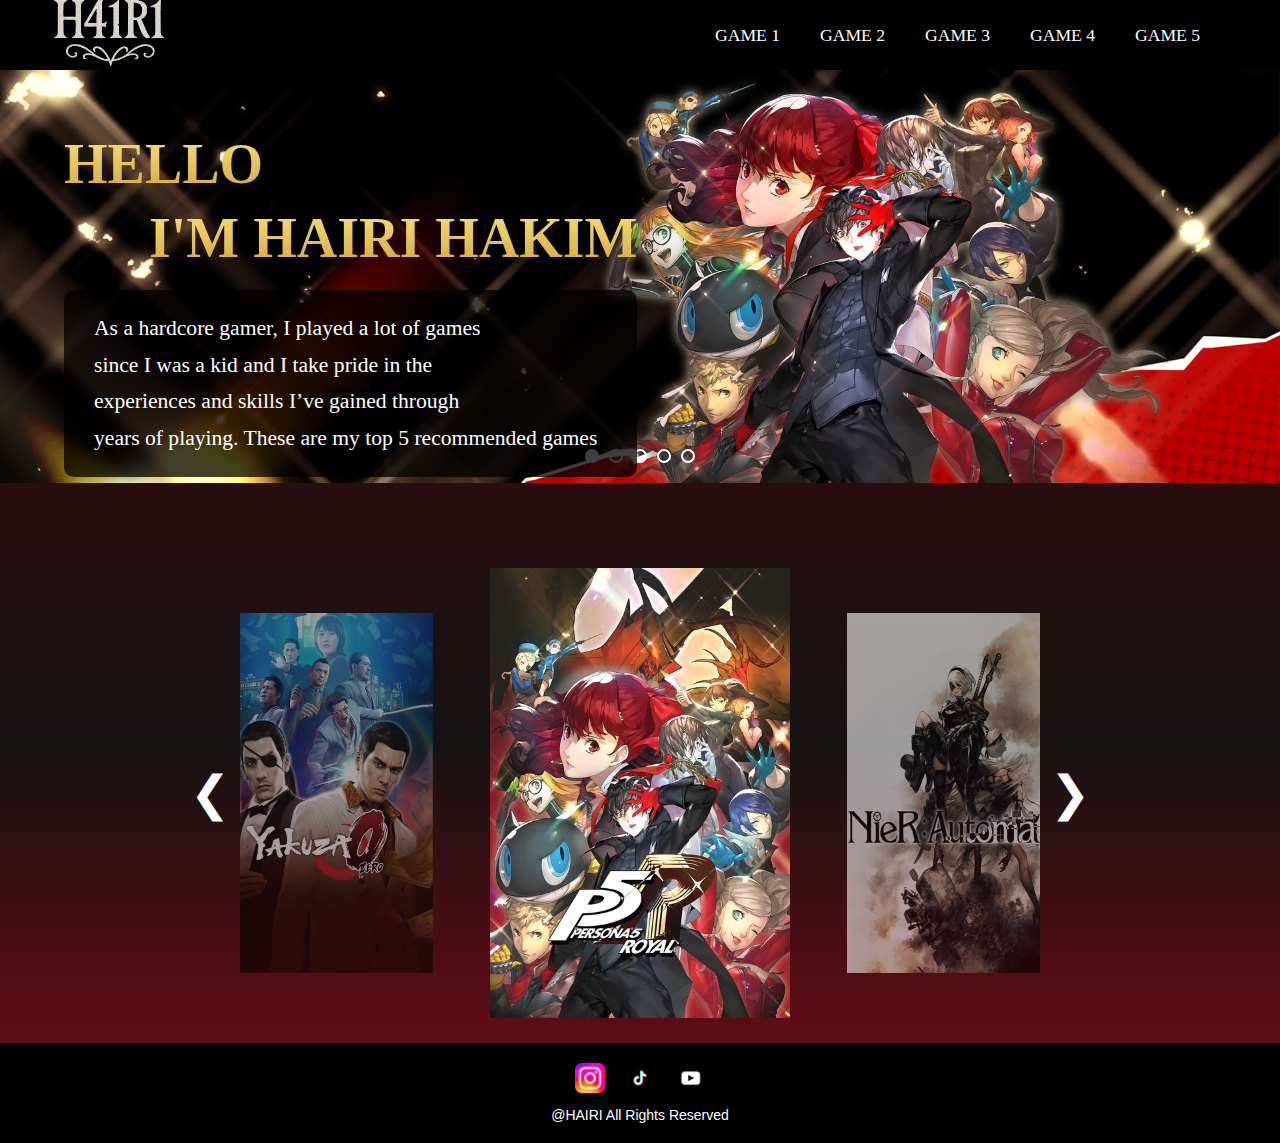
<file: index.html>
<!DOCTYPE html>
<html lang="en">
<head>
  <meta charset="UTF-8" />
  <meta name="viewport" content="width=device-width, initial-scale=1.0" />
  <title>Home</title>
  <link rel="stylesheet" href="css/styles.css"/>
</head>
<body id="homepage">

  <!-- Header -->
  <div id="Header">
    <div class="logo">
      <a href="index.html">
        <img src="img/logo/Hairi.png" alt="HAIRI Logo" />
      </a>
    </div>
    <div class="nav-links">
      <ul>
        <li><a href="index1.html">GAME 1</a></li>
        <li><a href="index2.html">GAME 2</a></li>
        <li><a href="index3.html">GAME 3</a></li>
        <li><a href="index4.html">GAME 4</a></li>
        <li><a href="index5.html">GAME 5</a></li>
      </ul>
    </div>
  </div>

  <!-- Full-width Slider -->
  <div class="slider">
    <input type="radio" name="slide" id="slide1" checked>
    <input type="radio" name="slide" id="slide2">
    <input type="radio" name="slide" id="slide3">
    <input type="radio" name="slide" id="slide4">
    <input type="radio" name="slide" id="slide5">

    <div class="slides">
      <div class="slide s1"><img src="img/banner/slide1.jpg" alt="Slide 1"></div>
      <div class="slide s2"><img src="img/banner/slide2.jpg" alt="Slide 2"></div>
      <div class="slide s3"><img src="img/banner/slide3.jpg" alt="Slide 3"></div>
      <div class="slide s4"><img src="img/banner/slide4.jpg" alt="Slide 4"></div>
      <div class="slide s5"><img src="img/banner/slide5.jpg" alt="Slide 5"></div>
    </div>

    <div class="navigation-manual">
      <label for="slide1" class="manual-btn"></label>
      <label for="slide2" class="manual-btn"></label>
      <label for="slide3" class="manual-btn"></label>
      <label for="slide4" class="manual-btn"></label>
      <label for="slide5" class="manual-btn"></label>
    </div>

    <!-- Text Overlay -->
    <div class="slider-text">
      <div class="highlight-box">
        <h2>HELLO</h2>
        <h1>I'M HAIRI HAKIM</h1>
      </div>
      
      <div class="text-bg">
        <p>
          As a hardcore gamer, I played a lot of games<br>
          since I was a kid and I take pride in the<br>
          experiences and skills I’ve gained through<br>
          years of playing. <span>These are my top 5 recommended games</span>
        </p>
      </div>    
    </div>
  </div>

  <!-- Poster Carousel (homepage version) -->
<div class="home-carousel-container">
  <button id="home-prevBtn">&#10094;</button>
  <div class="home-carousel">
    <img src="img/poster/poster1.jpg" class="home-carousel-item active" alt="Poster1" />
    <img src="img/poster/poster2.jpg" class="home-carousel-item next" alt="Poster2"/>
    <img src="img/poster/poster3.jpg" class="home-carousel-item" alt="Poster3"/>
    <img src="img/poster/poster4.jpg" class="home-carousel-item" alt="Poster4"/>
    <img src="img/poster/poster5.jpg" class="home-carousel-item prev" alt="Poster5"/>
  </div>
  <button id="home-nextBtn">&#10095;</button>
</div>


  <!-- External JavaScript files -->
  <script src="js/carousel.js" defer></script>
  <script src="js/slider.js" defer></script>
	<script src="js/scripts.js" defer></script>

  <!-- Footer -->
  <footer>
    <div class="social-icons">
      <a href="https://www.instagram.com/riirii.jpeg/"><img src="img/logo/instagram.png" alt="Instagram" /></a>
      <a href="https://www.tiktok.com/@aki0w0_"><img src="img/logo/tiktok.png" alt="Tiktok" /></a>
      <a href="https://www.youtube.com/@aki0w0"><img src="img/logo/youtube.png" alt="YouTube" /></a>
    </div>
    <p>@HAIRI All Rights Reserved</p>
  </footer>

</body>
</html>
</file>
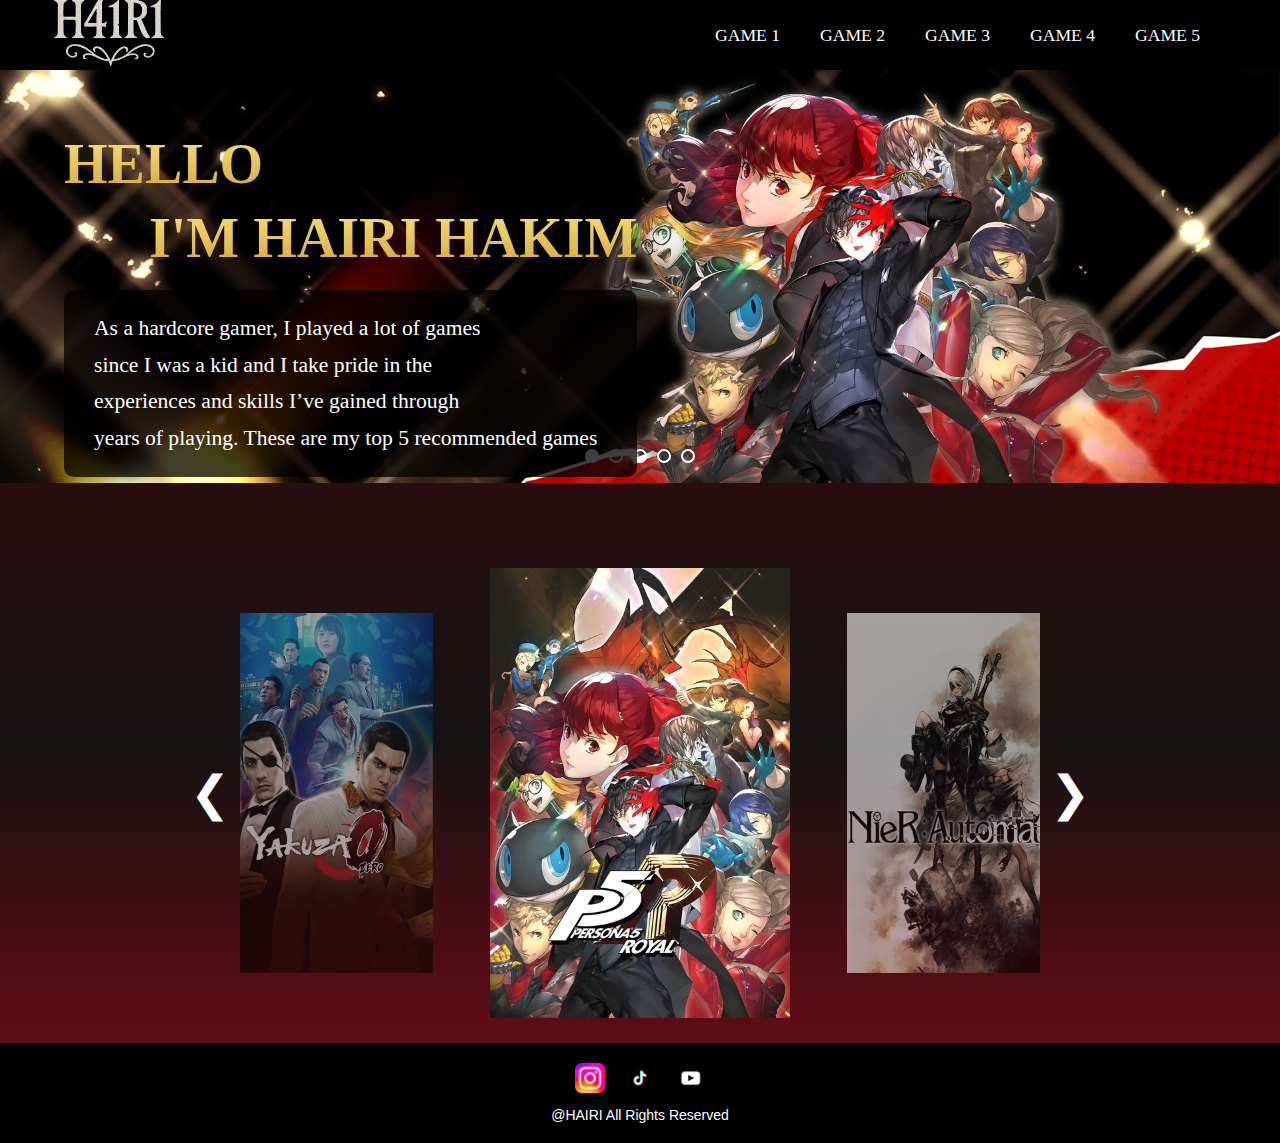
<file: Home.html>
<!DOCTYPE html>
<html lang="en">
<head>
  <meta charset="UTF-8" />
  <meta name="viewport" content="width=device-width, initial-scale=1.0" />
  <title>Home</title>
  <link rel="stylesheet" href="css/styles.css"/>
</head>
<body id="homepage">

  <!-- Header -->
  <div id="Header">
    <div class="logo">
      <a href="home.html">
        <img src="img/logo/Hairi.png" alt="HAIRI Logo" />
      </a>
    </div>
    <div class="nav-links">
      <ul>
        <li><a href="game1.html">GAME 1</a></li>
        <li><a href="game2.html">GAME 2</a></li>
        <li><a href="game3.html">GAME 3</a></li>
        <li><a href="game4.html">GAME 4</a></li>
        <li><a href="game5.html">GAME 5</a></li>
      </ul>
    </div>
  </div>

  <!-- Full-width Slider -->
  <div class="slider">
    <input type="radio" name="slide" id="slide1" checked>
    <input type="radio" name="slide" id="slide2">
    <input type="radio" name="slide" id="slide3">
    <input type="radio" name="slide" id="slide4">
    <input type="radio" name="slide" id="slide5">

    <div class="slides">
      <div class="slide s1"><img src="img/banner/slide1.jpg" alt="Slide 1"></div>
      <div class="slide s2"><img src="img/banner/slide2.jpg" alt="Slide 2"></div>
      <div class="slide s3"><img src="img/banner/slide3.jpg" alt="Slide 3"></div>
      <div class="slide s4"><img src="img/banner/slide4.jpg" alt="Slide 4"></div>
      <div class="slide s5"><img src="img/banner/slide5.jpg" alt="Slide 5"></div>
    </div>

    <div class="navigation-manual">
      <label for="slide1" class="manual-btn"></label>
      <label for="slide2" class="manual-btn"></label>
      <label for="slide3" class="manual-btn"></label>
      <label for="slide4" class="manual-btn"></label>
      <label for="slide5" class="manual-btn"></label>
    </div>

    <!-- Text Overlay -->
    <div class="slider-text">
      <div class="highlight-box">
        <h2>HELLO</h2>
        <h1>I'M HAIRI HAKIM</h1>
      </div>
      
      <div class="text-bg">
        <p>
          As a hardcore gamer, I played a lot of games<br>
          since I was a kid and I take pride in the<br>
          experiences and skills I’ve gained through<br>
          years of playing. <span>These are my top 5 recommended games</span>
        </p>
      </div>    
    </div>
  </div>

  <!-- Poster Carousel (homepage version) -->
<div class="home-carousel-container">
  <button id="home-prevBtn">&#10094;</button>
  <div class="home-carousel">
    <img src="img/poster/poster1.jpg" class="home-carousel-item active" alt="Poster1" />
    <img src="img/poster/poster2.jpg" class="home-carousel-item next" alt="Poster2"/>
    <img src="img/poster/poster3.jpg" class="home-carousel-item" alt="Poster3"/>
    <img src="img/poster/poster4.jpg" class="home-carousel-item" alt="Poster4"/>
    <img src="img/poster/poster5.jpg" class="home-carousel-item prev" alt="Poster5"/>
  </div>
  <button id="home-nextBtn">&#10095;</button>
</div>


  <!-- External JavaScript files -->
  <script src="js/carousel.js" defer></script>
  <script src="js/slider.js" defer></script>
	<script src="js/scripts.js" defer></script>

  <!-- Footer -->
  <footer>
    <div class="social-icons">
      <a href="https://www.instagram.com/riirii.jpeg/"><img src="img/logo/instagram.png" alt="Instagram" /></a>
      <a href="https://www.tiktok.com/@aki0w0_"><img src="img/logo/tiktok.png" alt="Tiktok" /></a>
      <a href="https://www.youtube.com/@aki0w0"><img src="img/logo/youtube.png" alt="YouTube" /></a>
    </div>
    <p>@HAIRI All Rights Reserved</p>
  </footer>

</body>
</html>
</file>
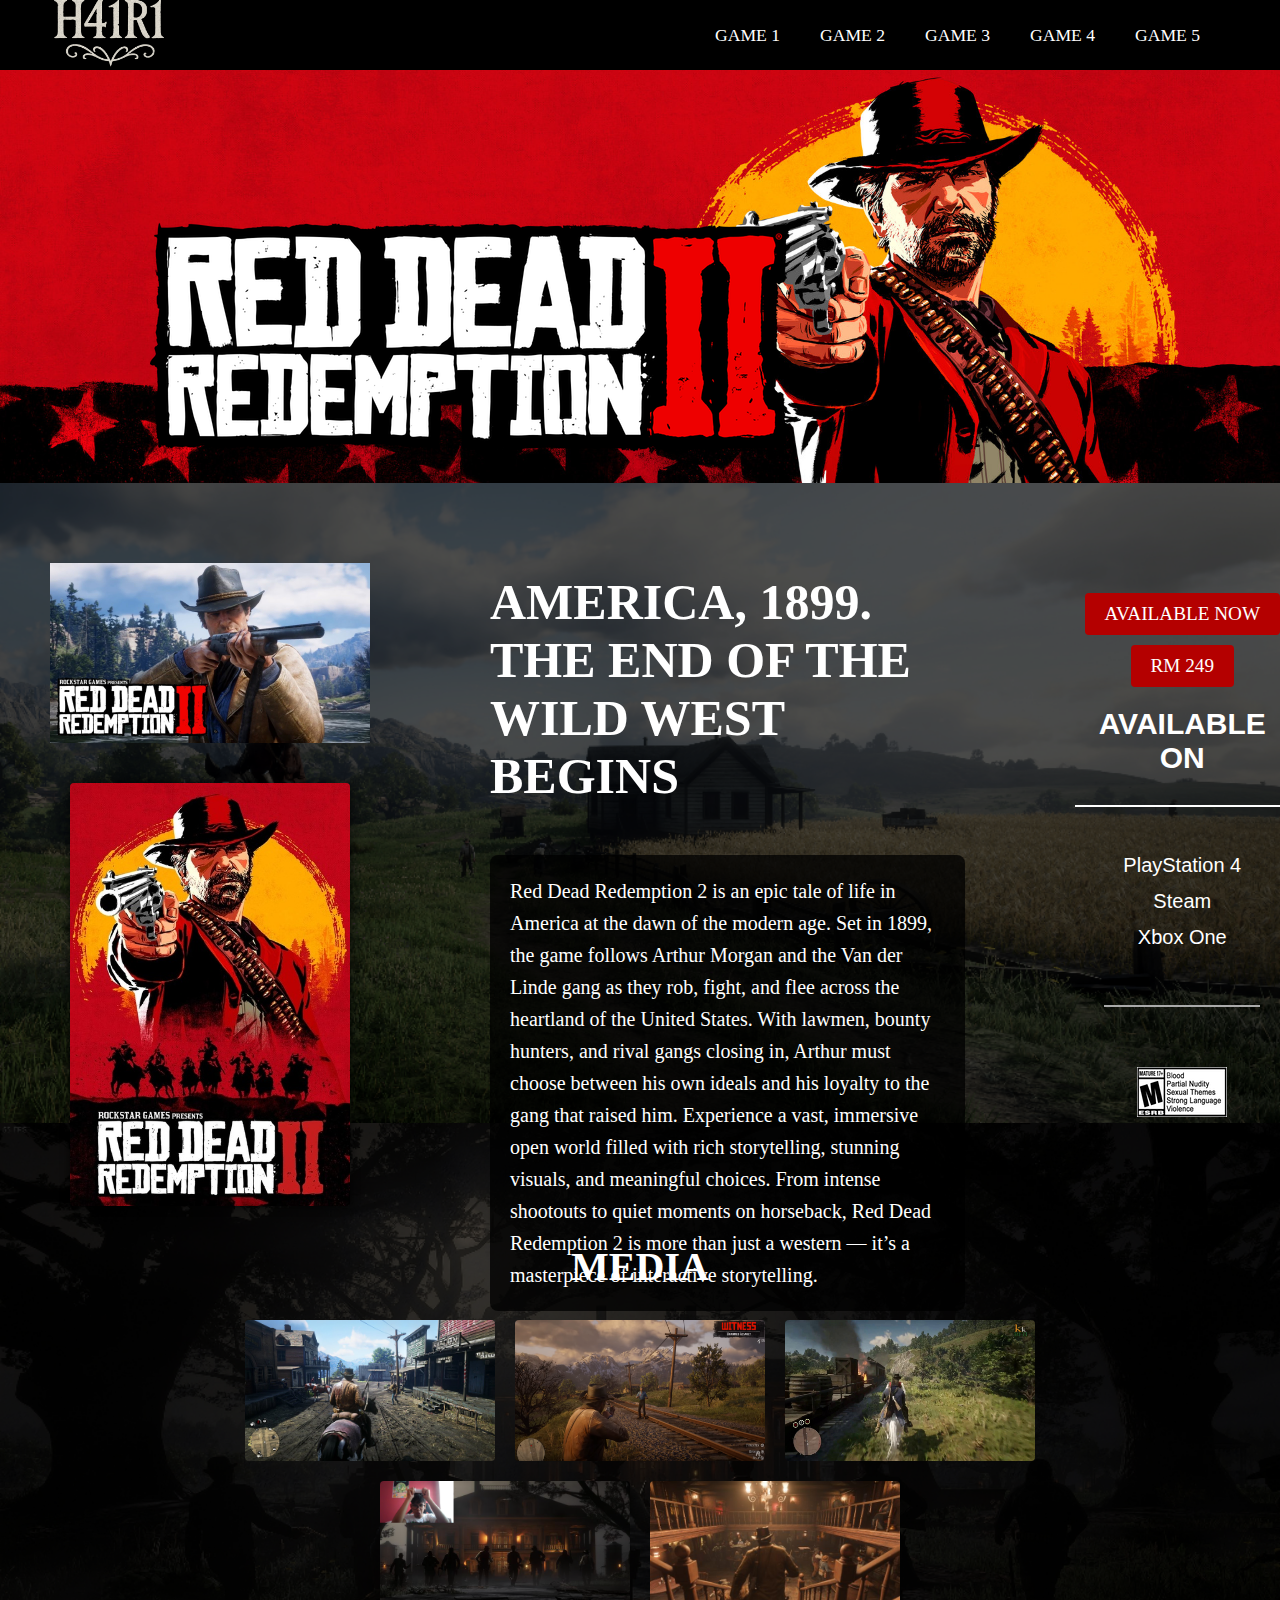
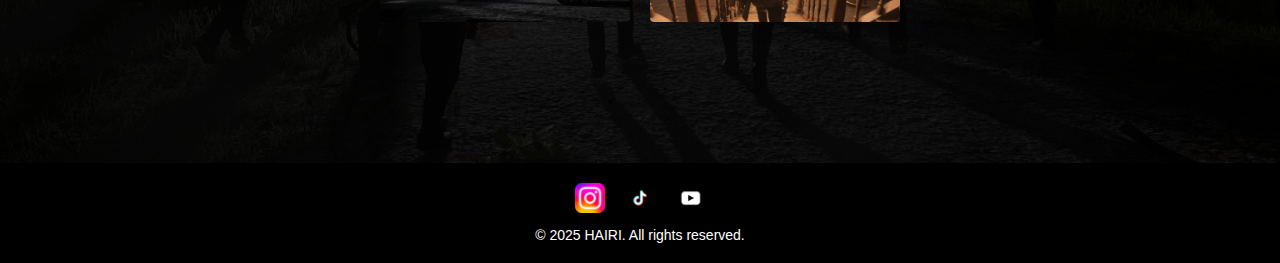
<file: index4.html>
<!DOCTYPE html>
<html lang="en">
<head>
  <meta charset="UTF-8" />
  <meta name="viewport" content="width=device-width, initial-scale=1.0" />
  <title>Game 4 - [TITLE HERE]</title>
  <link rel="stylesheet" href="css/styles.css"/>
</head>
<body id="fourthpage">

  <!-- Header -->
  <div id="Header">
    <div class="logo">
      <a href="index.html">
        <img src="img/logo/Hairi.png" alt="HAIRI Logo" />
      </a>
    </div>
    <div class="nav-links">
      <ul>
        <li><a href="index1.html">GAME 1</a></li>
        <li><a href="index2.html">GAME 2</a></li>
        <li><a href="index3.html">GAME 3</a></li>
        <li><a href="index4.html">GAME 4</a></li>
        <li><a href="index5.html">GAME 5</a></li>
      </ul>
    </div>
  </div>

  <!-- Banner -->
  <div class="g4-banner-container">
    <img src="img/banner/slide4.jpg" alt="Game 4 Banner" class="g4-banner-img">
    <div class="g4-banner-overlay">
      <img src="img/logo/logotitle4.png" alt="Game 4 Logo" class="g4-logo">
    </div>
  </div>

  <!-- Main Game Section -->
  <div class="g4-game-full">
    <img src="img/background/background7.jpg" alt="Background" class="g4-background-img">
    <div class="g4-overlay-layer"></div>

    <div class="g4-overlay-content">
      <!-- LEFT COLUMN -->
      <div class="g4-left-column">
        <div class="g4-video-wrapper">
          <video id="myVideo4" width="320" height="180" poster="img/thumbnails/reddeadredemption2-thumbnail.jpg" controls>
            <source src="reddeadredemption2-trailer.mp4" type="video/mp4" />
            Your browser does not support HTML5 video.
          </video>
        </div>
        <div class="g4-promo-box">
          <img src="img/poster/poster4.jpg" alt="Game 4 Poster" class="g4-promo-img">
        </div>
      </div>

      <!-- MIDDLE COLUMN -->
      <div class="g4-middle-column">
        <h2 class="g4-desc-title">AMERICA, 1899. THE END OF THE WILD WEST BEGINS</h2>
        <p class="g4-desc-text">
          Red Dead Redemption 2 is an epic tale of life in America at the dawn of the modern age. Set in 1899, the game follows Arthur Morgan and the Van der Linde gang as they rob, fight, and flee across the heartland of the United States. With lawmen, bounty hunters, and rival gangs closing in, Arthur must choose between his own ideals and his loyalty to the gang that raised him.

Experience a vast, immersive open world filled with rich storytelling, stunning visuals, and meaningful choices. From intense shootouts to quiet moments on horseback, Red Dead Redemption 2 is more than just a western — it’s a masterpiece of interactive storytelling.
        </p>
      </div>

      <!-- RIGHT COLUMN -->
      <div class="g4-right-column">
        <div class="g4-price-stack">
          <div class="g4-price-tag">AVAILABLE NOW</div>
          <div class="g4-price-tag">RM 249</div>
        </div>

        <h2 class="g4-platform-title">AVAILABLE ON</h2>
        <div class="g4-platform-divider"></div>
        <ul class="g4-platform-list">
          <li>PlayStation 4</li>
          <li>Steam</li>
          <li>Xbox One</li>
        </ul>
        <hr class="g4-divider" />
        <div class="g4-mature-tags">
          <img src="img/logo/pglogo.png" alt="Rating" class="g4-m-rating" />
        </div>
      </div>

    </div>
  </div>

  <!-- Media Section -->
  <div class="g4-extra-section">
    <img src="img/background/background8.jpg" alt="Extra Background" class="g4-background-img">
    <div class="g4-overlay-layer"></div>
    <div class="g4-extra-content">
      <section class="g4-media-gallery">
        <h2 class="g4-media-title">MEDIA</h2>
        <div class="g4-gallery-row">
          <img src="img/media/reddeadredemption2gameplay2.jpg" alt="Media 1" class="g4-lightbox-thumb">
          <img src="img/media/reddeadredemption2gameplay3.jpg" alt="Media 2" class="g4-lightbox-thumb">
          <img src="img/media/reddeadredemption2gameplay4.jpg" alt="Media 3" class="g4-lightbox-thumb">
        </div>
        <div class="g4-gallery-row">
          <img src="img/media/reddeadredemption1.png" alt="Media 4" class="g4-lightbox-thumb">
          <img src="img/media/reddeadredemption2gameplay5.jpg" alt="Media 5" class="g4-lightbox-thumb">
        </div>

        <!-- Lightbox Modal -->
        <div id="g4-lightbox" class="g4-lightbox">
          <span class="g4-close">&times;</span>
          <img class="g4-lightbox-content" alt="lightbox" id="g4-lightbox-img">
        </div>
      </section>
    </div>
  </div>

  <!-- Footer -->
  <footer>
    <div class="social-icons">
      <a href="https://www.instagram.com/riirii.jpeg/"><img src="img/logo/instagram.png" alt="Instagram" /></a>
      <a href="https://www.tiktok.com/@aki0w0_"><img src="img/logo/tiktok.png" alt="Tiktok" /></a>
      <a href="https://www.youtube.com/@aki0w0"><img src="img/logo/youtube.png" alt="YouTube" /></a>
    </div>
    <p>© 2025 HAIRI. All rights reserved.</p>
  </footer>

  <script src="js/scripts.js" defer></script>
  <script src="js/lightbox.js" defer></script>
</body>
</html>
</file>
<file: css/styles.css>
* {
  margin: 0;
  padding: 0;
  box-sizing: border-box;
}

html, body {
  width: 100%;
  overflow-x: hidden;
}

body {
  min-height: 100vh;
  background: linear-gradient(to bottom, #4B050D 0%, #151212 65%, #7D0A17 100%);
  font-family: Arial, sans-serif;
  color: white;
}

/* SHARED HEADER AND FOOTER STYLES */
#Header {
  position: fixed;
  top: 0;
  left: 0;
  width: 100%;
  height: 70px; /* ✅ enforce original height */
  background-color: black;
  display: flex;
  justify-content: space-between;
  align-items: center;
  padding: 0 40px;
  z-index: 999;
  transition: top 0.3s ease;
}

#Header.hide {
  top: -100px; /* move it offscreen when hiding */
}

.logo img {
  height: 140px;
}

.nav-links {
  margin-right: 40px;
}

.nav-links ul {
  display: flex;
  list-style: none;
}

.nav-links li {
  margin-left: 40px;
}

.nav-links a {
  text-decoration: none;
  font-size: 1.1rem;
  font-family: 'MyFont', "FOT-Rodin Pro M";
  color: white;
  transition: color 0.3s;
}

.nav-links a:hover {
  color: #838282;
}

footer {
  background-color: #000000;
  color: #FFFFFF;
  text-align: center;
  padding: 20px;
  position: relative;
  bottom: 0;
  width: 100%;
  min-height: 100px;
  display: flex;
  flex-direction: column;
  align-items: center;
  justify-content: center;
  gap: 10px;
}

footer p {
  font-size: 14px;
  color: #FFFFFF;
}

.social-icons img {
  width: 30px;
  height: 30px;
  margin: 0 8px;
  transition: transform 0.3s ease;
}

.social-icons img:hover {
  transform: scale(1.2);
}

/* HOMEPAGE-SPECIFIC */
.slider { position: relative; width: 100vw; background-color: black; overflow: hidden; }
.slider input { display: none; }
.slides { display: flex; width: 500%; transition: all 0.5s ease; }
.slide { width: 100vw; text-align: center; }
.slide img { width: 100%; height: auto; display: block; margin: 0 auto; }
.navigation-manual {
  position: absolute; bottom: 20px; left: 50%;
  transform: translateX(-50%); display: flex; gap: 10px; z-index: 10;
}
.manual-btn {
  border: 2px solid white; padding: 5px; border-radius: 50%;
  cursor: pointer; transition: background 0.3s;
}
#slide1:checked ~ .navigation-manual label[for="slide1"],
#slide2:checked ~ .navigation-manual label[for="slide2"],
#slide3:checked ~ .navigation-manual label[for="slide3"],
#slide4:checked ~ .navigation-manual label[for="slide4"],
#slide5:checked ~ .navigation-manual label[for="slide5"] { background: white; }
.manual-btn:hover { background: white; }
#slide1:checked ~ .slides { transform: translateX(0%); }
#slide2:checked ~ .slides { transform: translateX(-100vw); }
#slide3:checked ~ .slides { transform: translateX(-200vw); }
#slide4:checked ~ .slides { transform: translateX(-300vw); }
#slide5:checked ~ .slides { transform: translateX(-400vw); }

.slider-text {
  position: absolute; top: 15%; left: 5%;
  z-index: 20; color: white; text-align: left; max-width: 600px;
}
.slider-text h2, .slider-text h1 {
  font-size: 3.5rem;
  font-family: 'MyFont', "Optima nova LT Pro Black";
  background: linear-gradient(to bottom, #F7E478, #D6A440);
  -webkit-background-clip: text;
  -webkit-text-fill-color: transparent;
}
.slider-text h1 { margin-left: 85px; margin-bottom: 20px; }
.slider-text h2 { margin-bottom: 10px; }
.slider-text p {
  font-size: 1.35rem; font-family: 'MyFont', "Optima nova LT Pro Black";
  line-height: 1.7; margin-left: 10px;
}
.text-bg {
  background-color: rgba(0, 0, 0, 0.75);
  padding: 20px;
  border-radius: 10px;
  margin-top: 20px;
}

.home-carousel-container {
  display: flex;
  align-items: center;
  justify-content: center;
  gap: 10px;
  margin-top: 60px;
  position: relative;
}

.home-carousel {
  position: relative;
  width: 800px;
  height: 500px;
  display: flex;
  justify-content: center;
  align-items: center;
  overflow: hidden;
}

.home-carousel-item {
  position: absolute;
  width: 300px;
  height: 450px;
  transition: transform 0.5s ease, opacity 0.5s ease;
  opacity: 0;
  transform: scale(0.7);
  z-index: 1;
}

.home-carousel-item.active {
  opacity: 1;
  transform: scale(1);
  z-index: 3;
}

.home-carousel-item.prev {
  opacity: 0.6;
  transform: translateX(-320px) scale(0.8) rotateY(20deg);
  z-index: 2;
}

.home-carousel-item.next {
  opacity: 0.6;
  transform: translateX(320px) scale(0.8) rotateY(-20deg);
  z-index: 2;
}

#home-prevBtn,
#home-nextBtn {
  background-color: transparent;
  border: none;
  color: white;
  font-size: 3rem;
  cursor: pointer;
  z-index: 10;
  transition: 0.3s;
}

#home-prevBtn:hover,
#home-nextBtn:hover {
  transform: scale(1.2);
}

/* FIRST PAGE OVERRIDES */
body#firstpage {
  background-color: #000;
}

.banner-container { position: relative; width: 100%; max-width: 100%; overflow: hidden; }
.banner-img { width: 100%; height: auto; display: block; }
.banner-overlay { position: absolute; top: 1px; left: 200px; }
.persona-logo { width: 320px; height: auto; }

.section-title {
  font-family: 'MyFont', "Optima nova LT Pro Black";
  background: linear-gradient(to bottom, #F7E478, #D6A440);
  -webkit-background-clip: text;
  -webkit-text-fill-color: transparent;
  font-size: 1.4rem;
  display: block !important;
  visibility: visible !important;
}

.video-wrapper { width: 320px; height: 210px; position: relative; }
video { display: block; width: 320px; height: 180px; background: black; }
.m-rating { margin-top: 0px; width: 90px; height: auto; }

.persona-full { position: relative; width: 100%; height: auto; }
.background-img { width: 100%; height: auto; display: block; }
.overlay-layer {
  position: absolute; top: 0; left: 0; width: 100%; height: 100%;
  background-color: black; opacity: 0.7; z-index: 1;
}
.overlay-content {
  position: absolute; top: 80px; left: 50px; z-index: 2; color: white;
  display: flex; gap: 60px; align-items: flex-start;
}
.poster-column {
  display: flex; flex-direction: column; align-items: center;
}
.promo-title {
  font-family: 'MyFont', "Optima nova LT Pro Black";
  background: linear-gradient(to bottom, #F7E478, #D6A440);
  -webkit-background-clip: text;
  -webkit-text-fill-color: transparent;
  font-size: 2.5rem;
  margin-bottom: 30px;
  align-self: flex-start;
}
.promo-box img {
  width: 280px; border-radius: 4px;
  box-shadow: 0 0 10px rgba(0,0,0,0.7);
}
.price-tag {
  background-color: #B40000; color: white;
  font-family: 'MyFont', "Optima nova LT Pro Black";
  padding: 10px 20px; font-size: 2rem;
  margin-top: 12px; border-radius: 4px; text-align: center;
}
.description-column {
  max-width: 600px; padding-top: 30px; margin-left: 60px;
}
.desc-title {
  font-size: 50px; font-weight: bold; font-family: 'MyFont', "Expose";
  margin-bottom: 50px; margin-top: -20px; color: white;
}
.desc-text {
  font-size: 20px; font-family: "Optima nova LT Pro Black";
  line-height: 1.6; background-color: rgba(0, 0, 0, 0.75);
  padding: 20px; border-radius: 8px;
}

.platform-column {
  display: flex; flex-direction: column; align-items: center;
  color: white; font-family: 'MyFont', "Optima nova LT Pro Black";
  margin-top: 110px; margin-left: 60px;
}
.platform-title { font-size: 30px; margin-bottom: 10px; text-align: center; }
.platform-divider { width: 110%; height: 2px; background-color: white; margin-bottom: 20px; }
.platform-list {
  list-style: none; padding: 0; text-align: center;
  font-size: 20px; line-height: 1.8;
}

.extra-section { position: relative; width: 100%; height: auto; }
.extra-section .background-img { width: 100%; height: auto; display: block; }
.extra-content {
  position: absolute; top: 0; left: 0; z-index: 2;
  width: 100%; height: 100%; padding-top: 60px;
  display: flex; align-items: flex-start; justify-content: center;
  color: white; font-size: 24px;
  font-family: 'MyFont', "Optima nova LT Pro Black";
}
.media-title {
  font-size: 60px; font-weight: bold; font-family: 'MyFont', "Expose";
  text-align: center;
}

.coverflow-container {
  position: relative; display: flex;
  justify-content: center; align-items: center;
  margin-top: 40px; width: 100%; padding: 0 40px;
}
.coverflow-carousel {
  position: relative; width: 1000px; height: 400px;
  display: flex; justify-content: center; align-items: center;
  overflow: visible;
}
.coverflow-item {
  position: absolute; width: 700px; height: 400px;
  opacity: 0; transform: scale(0.8);
  transition: all 0.5s ease; z-index: 1;
}
.coverflow-item.active { opacity: 1; transform: scale(1); z-index: 3; }
.coverflow-item.prev {
  opacity: 0.5; transform: translateX(-370px) scale(0.85) rotateY(10deg); z-index: 2;
}
.coverflow-item.next {
  opacity: 0.5; transform: translateX(370px) scale(0.85) rotateY(-10deg); z-index: 2;
}
#prevBtn, #nextBtn {
  position: absolute; top: 50%; transform: translateY(-50%);
  font-size: 3rem; background: rgba(0,0,0,0.5);
  border: none; color: white; cursor: pointer;
  z-index: 4; transition: transform 0.3s ease;
}
#prevBtn { left: 0; }
#nextBtn { right: 0; }
#prevBtn:hover, #nextBtn:hover {
  transform: translateY(-50%) scale(1.2);
}

/* SECOND PAGE OVERRIDES */
body#secondpage {
  background-color: #000;
}

.g2-banner-container { position: relative; width: 100%; max-width: 100%; overflow: hidden; }
.g2-banner-img { width: 100%; height: auto; display: block; }
.g2-banner-overlay { position: absolute; top: 150px; left: 150px; }
.g2-nier-logo { width: 450px; height: auto; }

.g2-desc-title {
  font-family: 'MyFont', "ITC Benguiat Book";
  color: white;
  font-size: 1.4rem;
  display: block !important;
  visibility: visible !important;
}

.g2-video-wrapper { width: 320px; height: 210px; position: relative; }
video { display: block; width: 320px; height: 180px; background: black; }
.g2-m-rating { margin-top: 0px; width: 90px; height: auto; }

.g2-game-full { position: relative; width: 100%; height: auto; }
.g2-background-img { width: 100%; height: auto; display: block; }
.g2-overlay-layer {
  position: absolute; top: 0; left: 0; width: 100%; height: 100%;
  background-color: black; opacity: 0.7; z-index: 1;
}
.g2-overlay-content {
  position: absolute;
  top: 80px;
  left: 50px;
  z-index: 2;
  color: white;
  display: flex;
  gap: 60px;
  align-items: flex-start;
}

/* LEFT COLUMN */
.g2-left-column {
  display: flex;
  flex-direction: column;
  align-items: center;
}
.g2-video-wrapper {
  width: 320px;
  height: 210px;
  position: relative;
}
.g2-video-wrapper video {
  display: block;
  width: 320px;
  height: 180px;
  background: black;
}
.g2-promo-box {
  margin-top: 10px;
}
.g2-promo-box .g2-promo-img {
  width: 280px;
  border-radius: 4px;
  box-shadow: 0 0 10px rgba(0, 0, 0, 0.7);
}

/* MIDDLE COLUMN */
.g2-middle-column {
  max-width: 600px;
  padding-top: 30px;
  margin-left: 60px;
}
.g2-desc-title {
  font-size: 50px;
  font-weight: bold;
  font-family: 'MyFont', "ITC Benguiat Book";
  margin-bottom: 50px;
  margin-top: -20px;
  color: white;
}
.g2-desc-text {
  font-size: 20px;
  font-family: 'MyFont', "FOT-Rodin Pro M";
  line-height: 1.6;
  background-color: rgba(0, 0, 0, 0.75);
  padding: 20px;
  border-radius: 8px;
}

/* RIGHT COLUMN */
.g2-right-column {
  display: flex;
  flex-direction: column;
  align-items: center;
  margin-top: 30px;
  margin-left: 60px;
  gap: 20px; /* add vertical spacing between sections */
}

.g2-price-stack {
  display: flex;
  flex-direction: column;
  align-items: center;
  gap: 10px;
}

.g2-price-tag {
  background-color: #B40000;
  color: white;
  font-family: 'MyFont', "FOT-Rodin Pro M";
  padding: 10px 20px;
  font-size: 1.2rem;
  border-radius: 4px;
  text-align: center;
  white-space: nowrap;
}


.g2-platform-title {
  font-size: 30px;
  margin-bottom: 10px;
  text-align: center;
}
.g2-platform-divider {
  width: 110%;
  height: 2px;
  background-color: white;
  margin-bottom: 20px;
}
.g2-platform-list {
  list-style: none;
  padding: 0;
  text-align: center;
  font-size: 20px;
  line-height: 1.8;
}
.g2-divider {
  margin: 30px 0;
  width: 80%;
  border: 1px solid #aaa;
}
.g2-mature-tags img {
  margin-top: 10px;
  width: 90px;
  height: auto;
}

.g2-extra-section { position: relative; width: 100%; height: auto; }
.g2-extra-section .g2-background-img { width: 100%; height: auto; display: block; }
.g2-extra-content {
  position: absolute; top: 0; left: 0; z-index: 2;
  width: 100%; height: 100%; padding-top: 60px;
  display: flex; align-items: flex-start; justify-content: center;
  color: white; font-size: 24px;
  font-family: 'MyFont', "FOT-Rodin Pro M";
}
.g2-media-title {
  font-size: 60px; font-weight: bold; font-family: 'MyFont', "ITC Benguiat Book";
  text-align: center;
}

.g2-media-gallery {
  padding: 60px 0;
  text-align: center;
}

.g2-media-title {
  font-family: 'MyFont', "ITC Benguiat Book";
  font-size: 2.5rem;
  color: white;
  margin-bottom: 30px;
}

.g2-gallery-row {
  display: flex;
  justify-content: center;
  gap: 20px;
  margin-bottom: 20px;
  flex-wrap: wrap;
}

.g2-lightbox-thumb {
  width: 250px;
  height: auto;
  border-radius: 4px;
  cursor: pointer;
  transition: transform 0.3s;
}
.g2-lightbox-thumb:hover {
  transform: scale(1.05);
}

/* Lightbox styling */
.g2-lightbox {
  display: none;
  position: fixed;
  z-index: 999;
  padding-top: 60px;
  left: 0; top: 0;
  width: 100%;
  height: 100%;
  background-color: rgba(0, 0, 0, 0.95);
}

.g2-lightbox-content {
  display: block;
  margin: auto;
  max-width: 90%;
  max-height: 85vh;
  border-radius: 6px;
}

.g2-lightbox .g2-close {
  position: absolute;
  top: 30px;
  right: 60px;
  color: #fff;
  font-size: 40px;
  font-weight: bold;
  cursor: pointer;
}

/* THIRD PAGE OVERRIDES */
body#thirdpage {
  background-color: #000;
}

.g3-banner-container { position: relative; width: 100%; max-width: 100%; overflow: hidden; }
.g3-banner-img { width: 100%; height: auto; display: block; }
.g3-banner-overlay { position: absolute; top: 1px; left: 200px; }
.g3-persona-logo { width: 459px; height: auto; }

/* Override for game 3 */
#thirdpage .g3-banner-overlay {
  position: absolute;
  top: 80px;
  left: 150px;
}

#thirdpage .g3-trailer-wrapper {
  position: absolute;
  top: 100px;
  left: 900px;
}

#thirdpage .g3-banner-content {
  display: flex;
  flex-direction: row;
  align-items: flex-start;
  gap: 80px;
}

#thirdpage .persona-logo {
  width: 380px;
}

#thirdpage .trailer-section {
  margin-top: 20px;
}

.g3-section-title {
  font-family: 'MyFont', "ITC Benguiat Book";
  color: white;
  display: block !important;
  visibility: visible !important;
}

.g3-video-wrapper { width: 320px; height: 210px; position: relative; }
#g3-video { display: block; width: 320px; height: 180px; background: black; }
.g3-m-rating { margin-top: 0px; width: 90px; height: auto; }

.g3-persona-full { position: relative; width: 100%; height: auto; }
.g3-background-img { width: 100%; height: auto; display: block; }
.g3-overlay-layer {
  position: absolute; top: 0; left: 0; width: 100%; height: 100%;
  background-color: black; opacity: 0.7; z-index: 1;
}
.g3-overlay-content {
  position: absolute; top: 80px; left: 50px; z-index: 2; color: white;
  display: flex; gap: 60px; align-items: flex-start;
}
.g3-poster-column {
  display: flex; flex-direction: column; align-items: center;
}
.g3-promo-title {
  font-family: 'MyFont', "ITC Benguiat Book";
  color: white;
  font-size: 2.5rem;
  margin-bottom: 30px;
  align-self: flex-start;
}
.g3-promo-box img {
  width: 280px; border-radius: 4px;
  box-shadow: 0 0 10px rgba(0,0,0,0.7);
}
.g3-price-tag {
  background-color: #B40000; color: white;
  font-family: 'MyFont', "FOT-Rodin Pro M";
  padding: 10px 20px; font-size: 2rem;
  margin-top: 12px; border-radius: 4px; text-align: center;
}
.g3-description-column {
  max-width: 600px; padding-top: 30px; margin-left: 60px;
}
.g3-desc-title {
  font-size: 50px; font-weight: bold; font-family: 'MyFont', "ITC Benguiat Book";
  margin-bottom: 50px; margin-top: -20px; color: white;
}
.g3-desc-text {
  font-size: 20px; font-family: "FOT-Rodin Pro M";
  line-height: 1.6; background-color: rgba(0, 0, 0, 0.75);
  padding: 20px; border-radius: 8px;
}

.g3-platform-column {
  display: flex; flex-direction: column; align-items: center;
  color: white; font-family: 'MyFont', "FOT-Rodin Pro M";
  margin-top: 110px; margin-left: 60px;
}
.g3-platform-title { font-size: 30px; margin-bottom: 10px; text-align: center; }
.g3-platform-divider { width: 110%; height: 2px; background-color: white; margin-bottom: 20px; }
.g3-platform-list {
  list-style: none; padding: 0; text-align: center;
  font-size: 20px; line-height: 1.8;
}

.g3-extra-section { position: relative; width: 100%; height: auto; }
.g3-extra-section .g3-background-img { width: 100%; height: auto; display: block; }
.g3-extra-content {
  position: absolute; top: 0; left: 0; z-index: 2;
  width: 100%; height: 100%; padding-top: 60px;
  display: flex; align-items: flex-start; justify-content: center;
  color: white; font-size: 24px;
  font-family: 'MyFont', "ITC Benguiat Book";
}
.g3-media-title {
  font-size: 60px; font-weight: bold; font-family: 'MyFont', "ITC Benguiat Book";
  text-align: center;
  margin-bottom: 2rem;
}

/* Updated horizontal scrollable gallery */
.g3-scroll-gallery {
  display: grid;
  grid-auto-flow: column;
  grid-auto-columns: 0vw; /* ⬅ This line here */
  gap: 22rem;
  overflow-x: auto;
  scroll-snap-type: x mandatory;
  scroll-behavior: smooth;
  padding: 1rem;
  -webkit-overflow-scrolling: touch;
}

.g3-scroll-gallery li {
  list-style: none;
  flex: 0 0 auto;
  scroll-snap-align: center;
  width: 80vw;
  max-width: 500px;
}

.g3-scroll-gallery img {
  width: 100%;
  border-radius: 10px;
  box-shadow: 0 0 10px rgba(0,0,0,0.6);
  transition: transform 0.3s ease;
  display: block;
}

.g3-scroll-gallery img:hover {
  transform: scale(1.05);
}

/* FOURTH PAGE OVERRIDES */
body#g4page {
  background-color: #000;
}

.g4-banner-container { position: relative; width: 100%; max-width: 100%; overflow: hidden; }
.g4-banner-img { width: 100%; height: auto; display: block; }
.g4-banner-overlay { position: absolute; top: 150px; left: 150px; }
.g4-nier-logo { width: 450px; height: auto; }

.g4-desc-title {
  font-family: 'MyFont', "ITC Benguiat Book";
  color: white;
  font-size: 1.4rem;
  display: block !important;
  visibility: visible !important;
}

.g4-video-wrapper { width: 320px; height: 210px; position: relative; }
video { display: block; width: 320px; height: 180px; background: black; }
.g4-m-rating { margin-top: 0px; width: 90px; height: auto; }

.g4-game-full { position: relative; width: 100%; height: auto; }
.g4-background-img { width: 100%; height: auto; display: block; }
.g4-overlay-layer {
  position: absolute; top: 0; left: 0; width: 100%; height: 100%;
  background-color: black; opacity: 0.7; z-index: 1;
}
.g4-overlay-content {
  position: absolute;
  top: 80px;
  left: 50px;
  z-index: 2;
  color: white;
  display: flex;
  gap: 60px;
  align-items: flex-start;
}

/* LEFT COLUMN */
.g4-left-column {
  display: flex;
  flex-direction: column;
  align-items: center;
}
.g4-video-wrapper {
  width: 320px;
  height: 210px;
  position: relative;
}
.g4-video-wrapper video {
  display: block;
  width: 320px;
  height: 180px;
  background: black;
}
.g4-promo-box {
  margin-top: 10px;
}
.g4-promo-box .g4-promo-img {
  width: 280px;
  border-radius: 4px;
  box-shadow: 0 0 10px rgba(0, 0, 0, 0.7);
}

/* MIDDLE COLUMN */
.g4-middle-column {
  max-width: 600px;
  padding-top: 30px;
  margin-left: 60px;
}
.g4-desc-title {
  font-size: 50px;
  font-weight: bold;
  font-family: 'MyFont', "ITC Benguiat Book";
  margin-bottom: 50px;
  margin-top: -20px;
  color: white;
}
.g4-desc-text {
  font-size: 20px;
  font-family: 'MyFont', "FOT-Rodin Pro M";
  line-height: 1.6;
  background-color: rgba(0, 0, 0, 0.75);
  padding: 20px;
  border-radius: 8px;
}

/* RIGHT COLUMN */
.g4-right-column {
  display: flex;
  flex-direction: column;
  align-items: center;
  margin-top: 30px;
  margin-left: 60px;
  gap: 20px; /* add vertical spacing between sections */
}

.g4-price-stack {
  display: flex;
  flex-direction: column;
  align-items: center;
  gap: 10px;
}

.g4-price-tag {
  background-color: #B40000;
  color: white;
  font-family: 'MyFont', "FOT-Rodin Pro M";
  padding: 10px 20px;
  font-size: 1.2rem;
  border-radius: 4px;
  text-align: center;
  white-space: nowrap;
}

.g4-platform-title {
  font-size: 30px;
  margin-bottom: 10px;
  text-align: center;
}
.g4-platform-divider {
  width: 110%;
  height: 2px;
  background-color: white;
  margin-bottom: 20px;
}
.g4-platform-list {
  list-style: none;
  padding: 0;
  text-align: center;
  font-size: 20px;
  line-height: 1.8;
}
.g4-divider {
  margin: 30px 0;
  width: 80%;
  border: 1px solid #aaa;
}
.g4-mature-tags img {
  margin-top: 10px;
  width: 90px;
  height: auto;
}

.g4-extra-section { position: relative; width: 100%; height: auto; }
.g4-extra-section .g4-background-img { width: 100%; height: auto; display: block; }
.g4-extra-content {
  position: absolute; top: 0; left: 0; z-index: 2;
  width: 100%; height: 100%; padding-top: 60px;
  display: flex; align-items: flex-start; justify-content: center;
  color: white; font-size: 24px;
  font-family: 'MyFont', "FOT-Rodin Pro M";
}
.g4-media-title {
  font-size: 60px; font-weight: bold; font-family: 'MyFont', "ITC Benguiat Book";
  text-align: center;
}

.g4-media-gallery {
  padding: 60px 0;
  text-align: center;
}

.g4-media-title {
  font-family: 'MyFont', "ITC Benguiat Book";
  font-size: 2.5rem;
  color: white;
  margin-bottom: 30px;
}

.g4-gallery-row {
  display: flex;
  justify-content: center;
  gap: 20px;
  margin-bottom: 20px;
  flex-wrap: wrap;
}

.g4-lightbox-thumb {
  width: 250px;
  height: auto;
  border-radius: 4px;
  cursor: pointer;
  transition: transform 0.3s;
}
.g4-lightbox-thumb:hover {
  transform: scale(1.05);
}

/* Lightbox styling */
.g4-lightbox {
  display: none;
  position: fixed;
  z-index: 999;
  padding-top: 60px;
  left: 0; top: 0;
  width: 100%;
  height: 100%;
  background-color: rgba(0, 0, 0, 0.95);
}

.g4-lightbox-content {
  display: block;
  margin: auto;
  max-width: 90%;
  max-height: 85vh;
  border-radius: 6px;
}

.g4-lightbox .g4-close {
  position: absolute;
  top: 30px;
  right: 60px;
  color: #fff;
  font-size: 40px;
  font-weight: bold;
  cursor: pointer;
}

/* FIFTH PAGE OVERRIDES */
  body#fifth-page {
  background-color: #000;
}

.g5-banner-container { position: relative; width: 100%; max-width: 100%; overflow: hidden; }
.g5-banner-img { width: 100%; height: auto; display: block; }
.g5-banner-overlay { position: absolute; top: 1px; left: 200px; }
.g5-persona-logo { width: 450px; height: auto; }

.g5-section-title {
  font-family: 'MyFont', "Optima nova LT Pro Black";
  background: linear-gradient(to bottom, #F7E478, #D6A440);
  -webkit-background-clip: text;
  -webkit-text-fill-color: transparent;
  font-size: 1.4rem;
  display: block !important;
  visibility: visible !important;
}

.g5-video-wrapper { width: 320px; height: 210px; position: relative; }
#g5-myVideo { display: block; width: 320px; height: 180px; background: black; }
.g5-m-rating { margin-top: 0px; width: 90px; height: auto; }

.g5-persona-full { position: relative; width: 100%; height: auto; }
.g5-background-img { width: 100%; height: auto; display: block; }
.g5-overlay-layer {
  position: absolute; top: 0; left: 0; width: 100%; height: 100%;
  background-color: black; opacity: 0.7; z-index: 1;
}
.g5-overlay-content {
  position: absolute; top: 80px; left: 50px; z-index: 2; color: white;
  display: flex; gap: 60px; align-items: flex-start;
}
.g5-poster-column {
  display: flex; flex-direction: column; align-items: center;
}
.g5-promo-title {
  font-family: 'MyFont', "Optima nova LT Pro Black";
  background: linear-gradient(to bottom, #F7E478, #D6A440);
  -webkit-background-clip: text;
  -webkit-text-fill-color: transparent;
  font-size: 2.5rem;
  margin-bottom: 30px;
  align-self: flex-start;
}
.g5-promo-box img {
  width: 280px; border-radius: 4px;
  box-shadow: 0 0 10px rgba(0,0,0,0.7);
}
.g5-price-tag {
  background-color: #B40000; color: white;
  font-family: 'MyFont', "Optima nova LT Pro Black";
  padding: 10px 20px; font-size: 2rem;
  margin-top: 12px; border-radius: 4px; text-align: center;
}
.g5-description-column {
  max-width: 600px; padding-top: 30px; margin-left: 60px;
}
.g5-desc-title {
  font-size: 50px; font-weight: bold; font-family: 'MyFont', "Expose";
  margin-bottom: 50px; margin-top: -20px; color: white;
}
.g5-desc-text {
  font-size: 20px; font-family: "Optima nova LT Pro Black";
  line-height: 1.6; background-color: rgba(0, 0, 0, 0.75);
  padding: 20px; border-radius: 8px;
}

.g5-platform-column {
  display: flex; flex-direction: column; align-items: center;
  color: white; font-family: 'MyFont', "Optima nova LT Pro Black";
  margin-top: 110px; margin-left: 60px;
}
.g5-platform-title { font-size: 30px; margin-bottom: 10px; text-align: center; }
.g5-platform-divider { width: 110%; height: 2px; background-color: white; margin-bottom: 20px; }
.g5-platform-list {
  list-style: none; padding: 0; text-align: center;
  font-size: 20px; line-height: 1.8;
}

.g5-extra-section { position: relative; width: 100%; height: auto; }
.g5-extra-section .g5-background-img { width: 100%; height: auto; display: block; }
.g5-extra-content {
  position: absolute; top: 0; left: 0; z-index: 2;
  width: 100%; height: 100%; padding-top: 60px;
  display: flex; align-items: flex-start; justify-content: center;
  color: white; font-size: 24px;
  font-family: 'MyFont', "Optima nova LT Pro Black";
}
.g5-media-title {
  font-size: 60px; font-weight: bold; font-family: 'MyFont', "Expose";
  text-align: center;
}

.g5-coverflow-container {
  position: relative; display: flex;
  justify-content: center; align-items: center;
  margin-top: 40px; width: 100%; padding: 0 40px;
}
.g5-coverflow-carousel {
  position: relative; width: 1000px; height: 400px;
  display: flex; justify-content: center; align-items: center;
  overflow: visible;
}
.g5-coverflow-item {
  position: absolute; width: 700px; height: 400px;
  opacity: 0; transform: scale(0.8);
  transition: all 0.5s ease; z-index: 1;
}
.g5-coverflow-item.active { opacity: 1; transform: scale(1); z-index: 3; }
.g5-coverflow-item.prev {
  opacity: 0.5; transform: translateX(-370px) scale(0.85) rotateY(10deg); z-index: 2;
}
.g5-coverflow-item.next {
  opacity: 0.5; transform: translateX(370px) scale(0.85) rotateY(-10deg); z-index: 2;
}
#g5-prevBtn, #g5-nextBtn {
  position: absolute; top: 50%; transform: translateY(-50%);
  font-size: 3rem; background: rgba(0,0,0,0.5);
  border: none; color: white; cursor: pointer;
  z-index: 4; transition: transform 0.3s ease;
}
#g5-prevBtn { left: 0; }
#g5-nextBtn { right: 0; }
#g5-prevBtn:hover, #g5-nextBtn:hover {
  transform: translateY(-50%) scale(1.2);
}

/* === HEADER FIX === */
.banner-container,
.g2-banner-container,
.g3-banner-container,
.g4-banner-container,
.g5-banner-container {
  margin-top: 70px; /* matches header height to avoid overlap */
}

/* === HOMEPAGE HEADER FIX === */
body#homepage .slider {
  margin-top: 70px; /* Equal to the fixed header height */
}
</file>
